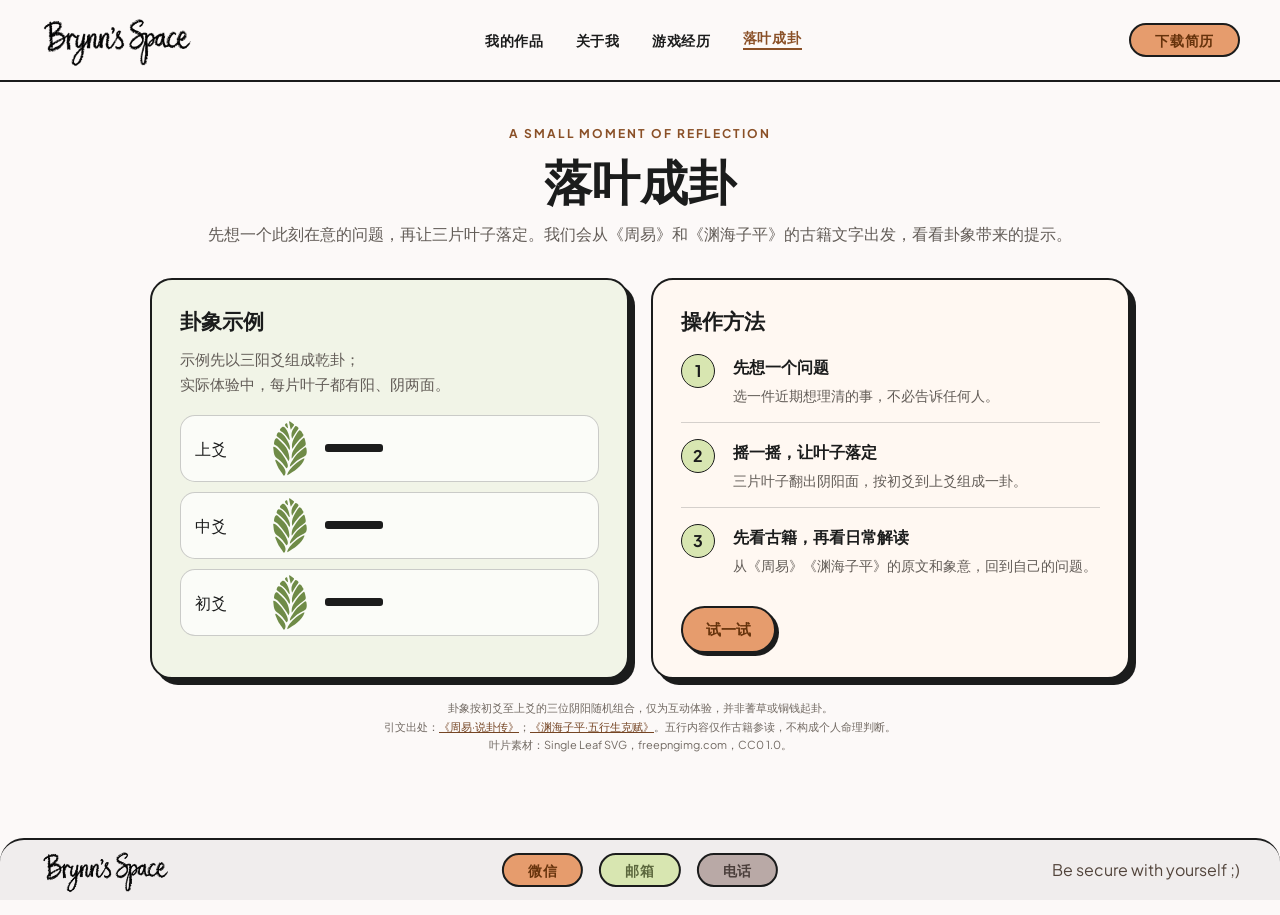
<file: trigram/code.html>
<!DOCTYPE html>
<html lang="zh-CN">
<head>
  <meta charset="UTF-8">
  <meta name="viewport" content="width=device-width, initial-scale=1.0">
  <link rel="stylesheet" href="../detail-transitions.css">
  <title>落叶成卦 · Brynn's Space</title>
  <link rel="preconnect" href="https://fonts.googleapis.com">
  <link rel="preconnect" href="https://fonts.gstatic.com" crossorigin>
  <link href="https://fonts.googleapis.com/css2?family=Plus+Jakarta+Sans:wght@400;500;600;700&display=swap" rel="stylesheet">
  <link href="https://fonts.googleapis.com/css2?family=Material+Symbols+Outlined:wght,FILL@100..700,0..1&display=swap" rel="stylesheet">
  <style>
    :root { --ink:#1b1c1c; --paper:#fcf9f8; --green:#d8e6b1; --orange:#e69c6d; --muted:#776f69; --line:#1b1c1c; }
    * { box-sizing:border-box; }
    body { margin:0; min-height:100vh; display:flex; flex-direction:column; color:var(--ink); background:var(--paper); font-family:"Plus Jakarta Sans",sans-serif; font-size:16px; line-height:1.6; -webkit-font-smoothing:antialiased; -moz-osx-font-smoothing:grayscale; }
    .site-header { position:sticky; top:0; z-index:50; width:100%; background:var(--paper); border-bottom:2px solid var(--ink); }
    .site-nav { width:100%; max-width:1280px; margin:auto; padding:16px 40px; display:flex; align-items:center; justify-content:space-between; gap:24px; }
    .brand { display:flex; align-items:center; flex-shrink:0; color:var(--ink); text-decoration:none; }
    .brand-logo { display:block; width:auto; height:48px; max-width:220px; object-fit:contain; transform:scale(1.3); transform-origin:left center; }
    .brand-icon { width:32px; height:32px; display:grid; place-items:center; flex:0 0 32px; background:var(--green); border:2px solid var(--ink); border-radius:50%; }
    .brand-icon .material-symbols-outlined { font-size:18px; line-height:1; }
    .nav-links { display:none; gap:32px; align-items:center; }
    .nav-links a { color:var(--ink); text-decoration:none; font-size:14px; line-height:1; letter-spacing:.05em; font-weight:700; white-space:nowrap; transition:color .2s ease; }
    .nav-links a:hover,.nav-links a[aria-current="page"] { color:#8a5027; }
    .nav-links a[aria-current="page"] { border-bottom:2px solid #8a5027; padding-bottom:4px; }
    .resume-link { color:#66330c; background:var(--orange); border:2px solid var(--ink); border-radius:999px; padding:8px 24px; font-size:14px; line-height:1; letter-spacing:.05em; font-weight:700; text-decoration:none; white-space:nowrap; transition:transform .2s,box-shadow .2s; }
    .resume-link:hover { transform:translate(-2px,-2px); box-shadow:4px 4px 0 var(--ink); }
    main { width:min(1120px,100%); margin:0 auto; padding:42px 30px 56px; flex:1; }
    .intro { text-align:center; margin:0 auto 28px; max-width:740px; }
    .eyebrow { margin:0 0 10px; color:#8a5027; font-size:12px; font-weight:700; letter-spacing:.16em; }
    h1 { margin:0; font-size:clamp(32px,4vw,48px); line-height:1.15; }
    .intro-copy { margin:12px 0 0; color:#625c57; font-size:16px; line-height:1.75; }
    .experience-note { display:inline-flex; margin-top:14px; padding:7px 12px; border:1.5px solid var(--ink); border-radius:999px; background:#f1dfdb; color:#5b4944; font-size:12px; font-weight:600; }
    .feature-grid { display:grid; grid-template-columns:minmax(0,1.08fr) minmax(320px,.92fr); gap:20px; align-items:stretch; }
    .activity-screen[hidden] { display:none; }
    .screen-stage { position:relative; display:flow-root; transition:height .56s cubic-bezier(.2,.75,.2,1); }
    .intro-screen,.activity-screen { transition:opacity .34s ease,transform .56s cubic-bezier(.2,.75,.2,1); will-change:opacity,transform; }
    .screen-pre-enter { opacity:0; transform:translateY(22px); }
    .screen-leave { opacity:0; transform:translateY(-16px); pointer-events:none; }
    .screen-enter { opacity:1; transform:translateY(0); }
    .intro-screen { max-width:980px; margin:0 auto; }
    .intro-demo { display:grid; grid-template-columns:1fr 1fr; gap:22px; align-items:stretch; margin-top:30px; }
    .demo-panel { min-height:320px; padding:24px 28px; border:2px solid var(--ink); border-radius:22px; box-shadow:6px 6px 0 var(--ink); text-align:left; }
    .demo-panel h2 { margin:0; font-size:21px; }
    .demo-copy { margin:8px 0 0; color:#625c57; font-size:15px; line-height:1.7; }
    .demo-leaves { display:grid; gap:10px; margin-top:18px; }
    .demo-leaf-row { min-height:64px; display:grid; grid-template-columns:62px 1fr; align-items:center; gap:14px; padding:5px 14px; border:1.5px solid rgba(27,28,28,.22); border-radius:15px; background:rgba(255,255,255,.7); }
    .demo-leaf { width:38px; height:55px; justify-self:center; filter:brightness(0) saturate(100%) invert(51%) sepia(29%) saturate(552%) hue-rotate(43deg) brightness(93%); }
    .demo-yang { width:58px; height:8px; border-radius:3px; background:var(--ink); }
    .demo-step { display:grid; grid-template-columns:40px 1fr; gap:12px; align-items:start; padding:16px 0; border-bottom:1px solid rgba(27,28,28,.18); }
    .demo-step:last-of-type { border-bottom:0; }
    .step-number { width:34px; height:34px; display:grid; place-items:center; border:1.5px solid var(--ink); border-radius:50%; background:var(--green); font-weight:700; }
    .demo-step strong { display:block; margin:0 0 4px; font-size:16px; }
    .demo-step p { margin:0; color:#625c57; font-size:14px; line-height:1.6; }
    .start-button { display:inline-flex; align-items:center; justify-content:center; margin-top:14px; padding:11px 23px; border:2px solid var(--ink); border-radius:999px; background:var(--orange); color:#66330c; font-family:inherit; font-size:15px; font-weight:700; text-decoration:none; box-shadow:3px 3px 0 var(--ink); cursor:pointer; }
    .back-button { appearance:none; border:0; padding:4px 0; background:transparent; color:#754524; font-family:inherit; font-size:14px; font-weight:700; text-decoration:underline; text-underline-offset:4px; cursor:pointer; }
    .panel { border:2px solid var(--ink); border-radius:22px; box-shadow:6px 6px 0 var(--ink); overflow:hidden; }
    .ritual-panel { background:#f1f4e7; padding:22px 24px 20px; }
    .panel-heading { display:flex; align-items:flex-start; justify-content:space-between; gap:12px; }
    .panel-heading h2 { margin:0; font-size:20px; }
    .panel-kicker { margin:5px 0 0; color:var(--muted); font-size:13px; }
    .round-label { border:1.5px solid var(--ink); border-radius:999px; padding:6px 10px; background:white; font-size:12px; white-space:nowrap; }
    .leaf-stack { display:grid; gap:7px; margin:20px 0 16px; }
    .leaf-row { min-height:98px; display:grid; grid-template-columns:54px minmax(0,1fr) 58px; align-items:center; gap:12px; border:1.5px solid rgba(27,28,28,.24); border-radius:16px; padding:7px 16px; background:rgba(255,255,255,.68); }
    .line-name { color:#6b625c; font-size:12px; font-weight:600; }
    .leaf-drop { width:70px; height:82px; display:grid; place-items:center; justify-self:center; opacity:0; transform:translateY(-130px) translateX(var(--scatter,0px)) rotate(var(--spin,90deg)); }
    .leaf-row.is-falling .leaf-drop { animation:leaf-fall .82s cubic-bezier(.21,.7,.31,1) forwards; }
    .leaf-token { width:52px; height:76px; position:relative; }
    .leaf-face { position:absolute; inset:0; display:grid; place-items:center; backface-visibility:hidden; -webkit-backface-visibility:hidden; transition:transform .56s cubic-bezier(.2,.75,.2,1),opacity .24s ease; }
    .leaf-face.front { opacity:1; transform:rotateY(0deg); }
    .leaf-face.back { opacity:0; transform:rotateY(-90deg); }
    .leaf-token.is-yin .leaf-face.front { opacity:0; transform:rotateY(90deg); }
    .leaf-token.is-yin .leaf-face.back { opacity:1; transform:rotateY(0deg); }
    .leaf-asset,.leaf-veins { position:absolute; inset:0; width:100%; height:100%; object-fit:contain; }
    .leaf-face.front .leaf-asset { filter:brightness(0) saturate(100%) invert(51%) sepia(29%) saturate(552%) hue-rotate(43deg) brightness(93%); }
    .leaf-face.back .leaf-asset { filter:brightness(0) saturate(100%) invert(60%) sepia(41%) saturate(615%) hue-rotate(331deg) brightness(97%); }
    .leaf-veins { overflow:visible; }
    .leaf-veins path { fill:none; stroke:rgba(255,255,255,.8); stroke-width:18; stroke-linecap:round; }
    .leaf-face.back .leaf-veins path { stroke:rgba(96,55,36,.4); stroke-width:16; }
    .face-word { position:relative; z-index:2; padding:4px 7px; border:1px solid rgba(27,28,28,.42); border-radius:999px; background:rgba(252,249,248,.84); font-size:11px; font-weight:700; }
    .line-glyph { width:54px; height:8px; display:block; justify-self:end; border-radius:3px; background:var(--ink); }
    .line-glyph.yin { background:linear-gradient(to right,var(--ink) 0 40%,transparent 40% 60%,var(--ink) 60% 100%); }
    .leaf-actions { display:flex; align-items:center; justify-content:space-between; gap:12px; }
    .roll-button { appearance:none; border:2px solid var(--ink); border-radius:999px; background:var(--orange); color:#66330c; padding:11px 20px; font-family:inherit; font-size:14px; font-weight:700; cursor:pointer; box-shadow:3px 3px 0 var(--ink); transition:transform .15s,box-shadow .15s; }
    .roll-button:hover { transform:translate(-2px,-2px); box-shadow:5px 5px 0 var(--ink); }
    .roll-button:active { transform:translate(1px,1px); box-shadow:1px 1px 0 var(--ink); }
    .roll-button:disabled { opacity:.65; cursor:wait; }
    .roll-hint { color:#6b625c; font-size:12px; line-height:1.5; text-align:right; }
    .result-panel { min-height:0; background:#fff8f2; padding:24px 26px; display:flex; flex-direction:column; }
    .result-top { display:flex; align-items:center; gap:16px; padding-bottom:18px; border-bottom:1.5px solid rgba(27,28,28,.2); }
    .trigram-symbol { flex:0 0 76px; width:76px; height:76px; display:grid; place-items:center; padding-bottom:10px; border:2px solid var(--ink); border-radius:14px; background:var(--green); font-family:serif; font-size:52px; line-height:1; }
    .result-name { margin:0; font-size:27px; line-height:1.2; }
    .result-nature { margin:6px 0 0; color:#8a5027; font-size:13px; font-weight:700; }
    .result-body { padding:16px 0 0; }
    .result-section + .result-section { margin-top:16px; }
    .result-section h3 { margin:0 0 7px; font-size:13px; letter-spacing:.04em; }
    .result-section p { margin:0; color:#514b46; font-size:14px; line-height:1.75; }
    .quote { padding:11px 13px; border-left:3px solid #8a5027; background:#f3e4d8; color:#514338 !important; }
    .reflection { margin-top:28px; padding:15px 16px; border:1.5px solid var(--ink); border-radius:14px; background:var(--green); font-size:14px; font-weight:600; line-height:1.65; }
    .reflection span { display:block; margin-bottom:4px; color:#59683a; font-size:11px; font-weight:700; letter-spacing:.08em; }
    .source-note { margin:20px auto 0; max-width:900px; color:#716962; font-size:11px; line-height:1.7; text-align:center; }
    .source-note span { display:block; }
    .source-note a { color:#754524; }
    .site-footer { width:100%; margin-top:48px; border-top:2px solid var(--ink); border-radius:24px 24px 0 0; background:#f0eded; }
    .footer-inner { position:relative; width:100%; max-width:1280px; margin:auto; padding:48px 40px; display:flex; flex-direction:column; align-items:center; justify-content:space-between; gap:8px; color:#1b1c1c; }
    .footer-brand { display:flex; align-items:center; color:#1b1c1c; text-decoration:none; white-space:nowrap; }
    .footer-logo { display:block; width:auto; height:28px; max-width:150px; object-fit:contain; transform:scale(1.9); transform-origin:left center; }
    .footer-brand-icon { width:24px; height:24px; display:grid; place-items:center; flex:0 0 24px; border:2px solid var(--ink); border-radius:50%; background:#dbe8b4; }
    .footer-brand-icon .material-symbols-outlined { font-size:14px; line-height:1; }
    .footer-contact { display:flex; align-items:center; gap:16px; }
    .contact-item { position:relative; }
    .contact-button { padding:8px 24px; border:2px solid var(--ink); border-radius:999px; color:var(--ink); font-family:inherit; font-size:14px; line-height:1; letter-spacing:.05em; font-weight:700; cursor:pointer; transition:transform .2s,box-shadow .2s; -webkit-font-smoothing:antialiased; }
    .contact-button:hover { transform:translate(2px,2px); box-shadow:2px 2px 0 var(--ink); }
    .contact-button.wechat { background:var(--orange); color:#66330c; }
    .contact-button.email { background:var(--green); color:#5b673d; }
    .contact-button.phone { background:#b9a9a6; color:#4a3e3b; }
    .contact-tooltip { position:absolute; left:50%; bottom:calc(100% + 12px); z-index:5; padding:8px 14px; transform:translate(-50%,6px) scale(.96); opacity:0; visibility:hidden; border:2px solid var(--ink); border-radius:10px; background:var(--paper); box-shadow:4px 4px 0 var(--ink); color:var(--ink); font-size:14px; font-weight:700; white-space:nowrap; transition:all .2s ease; }
    .contact-item:hover .contact-tooltip,.contact-item:focus-within .contact-tooltip { transform:translate(-50%,0) scale(1); opacity:1; visibility:visible; }
    .footer-slogan { color:#52443b; font-size:16px; line-height:1.6; font-weight:400; white-space:nowrap; -webkit-font-smoothing:antialiased; }
    .copy-toast { position:fixed; left:50%; bottom:120px; z-index:60; padding:12px 24px; transform:translateX(-50%); border:2px solid var(--ink); border-radius:10px; background:#fff; box-shadow:4px 4px 0 var(--ink); opacity:0; pointer-events:none; transition:opacity .25s; }
    .copy-toast.is-visible { opacity:1; }
    @media (min-width:768px) { .nav-links { display:flex; } .footer-inner { flex-direction:row; padding-top:16px; padding-bottom:16px; } .footer-contact { position:absolute; left:50%; transform:translateX(-50%); } body { padding-bottom:104px; } .site-footer { position:fixed; left:0; right:0; bottom:0; z-index:40; margin-top:0; border-left:0; border-right:0; } }
    @keyframes leaf-fall { 0% { opacity:0; transform:translateY(-130px) translateX(var(--scatter,0px)) rotate(var(--spin,90deg)) scale(.82); } 62% { opacity:1; transform:translateY(9px) translateX(7px) rotate(-18deg) scale(1.04); } 80% { transform:translateY(-5px) translateX(-3px) rotate(8deg) scale(.99); } 100% { opacity:1; transform:translateY(0) translateX(0) rotate(0) scale(1); } }
    @media (max-width:900px) { .feature-grid { grid-template-columns:1fr; } .result-panel { min-height:390px; } }
    @media (max-width:680px) { .site-nav { flex-wrap:nowrap; padding:16px 18px; } .nav-links { display:none; } .resume-link { padding:8px 14px; font-size:12px; } main { padding:28px 16px 42px; } .intro-copy { font-size:14px; } .intro-demo { grid-template-columns:1fr; gap:16px; margin-top:22px; } .demo-panel { min-height:0; padding:20px 18px; } .ritual-panel,.result-panel { padding:18px 16px; } .leaf-row { grid-template-columns:42px 1fr 56px; gap:4px; padding:4px 10px; } .line-glyph { width:44px; } .roll-hint { max-width:150px; } .footer-inner { padding:48px 40px; flex-direction:column; } .footer-contact { gap:16px; } .contact-button { padding:8px 24px; font-size:14px; } .footer-slogan { font-size:16px; } .copy-toast { bottom:100px; } }
    @media (prefers-reduced-motion:reduce) { *,*::before,*::after { scroll-behavior:auto !important; animation-duration:.01ms !important; animation-iteration-count:1 !important; transition-duration:.01ms !important; } }
  </style>
</head>
<body>
  <header class="site-header">
    <nav class="site-nav" aria-label="主导航">
      <a class="brand" href="../index.html#home" target="_top" aria-label="返回 3D 首页"><img class="brand-logo" src="../assets/brand/brynns-space-logo.png" alt="Brynn's Space"></a>
      <div class="nav-links">
        <a href="#works">我的作品</a><a href="#about">关于我</a><a href="#contact">游戏经历</a><a href="#trigram" aria-current="page">落叶成卦</a>
      </div>
      <a class="resume-link" href="../assets/resume/brynn-xu-resume.pdf" target="_blank" rel="noopener">下载简历</a>
    </nav>
  </header>

  <main>
    <div class="screen-stage" id="screen-stage">
    <section class="intro intro-screen" id="intro-screen">
      <p class="eyebrow">A SMALL MOMENT OF REFLECTION</p>
      <h1>落叶成卦</h1>
      <p class="intro-copy">先想一个此刻在意的问题，再让三片叶子落定。我们会从《周易》和《渊海子平》的古籍文字出发，看看卦象带来的提示。</p>
      <div class="intro-demo">
        <article class="demo-panel" style="background:#f1f4e7">
          <h2>卦象示例</h2>
          <p class="demo-copy">示例先以三阳爻组成乾卦；<br>实际体验中，每片叶子都有阳、阴两面。</p>
          <div class="demo-leaves" aria-label="乾卦示例：三条阳爻">
            <div class="demo-leaf-row"><span>上爻</span><div style="display:flex;align-items:center;gap:16px"><img class="demo-leaf" src="../leaf-assets/single-leaf-outline.svg" alt=""><span class="demo-yang" aria-label="阳爻"></span></div></div>
            <div class="demo-leaf-row"><span>中爻</span><div style="display:flex;align-items:center;gap:16px"><img class="demo-leaf" src="../leaf-assets/single-leaf-outline.svg" alt=""><span class="demo-yang" aria-label="阳爻"></span></div></div>
            <div class="demo-leaf-row"><span>初爻</span><div style="display:flex;align-items:center;gap:16px"><img class="demo-leaf" src="../leaf-assets/single-leaf-outline.svg" alt=""><span class="demo-yang" aria-label="阳爻"></span></div></div>
          </div>
        </article>
        <article class="demo-panel" style="background:#fff8f2">
          <h2>操作方法</h2>
          <div class="demo-step"><span class="step-number">1</span><div><strong>先想一个问题</strong><p>选一件近期想理清的事，不必告诉任何人。</p></div></div>
          <div class="demo-step"><span class="step-number">2</span><div><strong>摇一摇，让叶子落定</strong><p>三片叶子翻出阴阳面，按初爻到上爻组成一卦。</p></div></div>
          <div class="demo-step"><span class="step-number">3</span><div><strong>先看古籍，再看日常解读</strong><p>从《周易》《渊海子平》的原文和象意，回到自己的问题。</p></div></div>
          <button class="start-button" id="start-experience" type="button">试一试</button>
        </article>
      </div>
    </section>

    <section class="feature-grid activity-screen" id="activity-screen" aria-label="落叶成卦互动" hidden>
      <article class="panel ritual-panel">
        <div class="panel-heading">
          <div><h2>让叶子落下来</h2><p class="panel-kicker">三片叶子，各有阴阳两面</p></div>
          <span class="round-label" id="roll-count">第 1 次</span>
        </div>
        <div class="leaf-stack" id="leaf-stack" aria-live="polite">
          <div class="leaf-row" data-position="top" style="--scatter:74px;--spin:112deg">
            <span class="line-name">上爻</span>
            <div class="leaf-drop"><div class="leaf-token"><div class="leaf-face front"><img class="leaf-asset" src="../leaf-assets/single-leaf-outline.svg" alt=""><svg class="leaf-veins" viewBox="0 0 1016 1618" aria-hidden="true"><path d="M520 1510 C495 1240 540 970 600 710 C650 495 680 330 760 150 M536 1320 C430 1230 330 1160 220 1110 M550 1160 C660 1080 760 1000 845 920 M570 950 C450 860 365 790 285 710 M610 790 C715 720 785 650 855 570 M650 610 C570 550 500 480 440 410"/></svg><span class="face-word">阳爻</span></div><div class="leaf-face back"><img class="leaf-asset" src="../leaf-assets/single-leaf-outline.svg" alt=""><svg class="leaf-veins" viewBox="0 0 1016 1618" aria-hidden="true"><path d="M520 1510 C495 1240 540 970 600 710 C650 495 680 330 760 150 M536 1320 C430 1230 330 1160 220 1110 M550 1160 C660 1080 760 1000 845 920 M570 950 C450 860 365 790 285 710 M610 790 C715 720 785 650 855 570 M650 610 C570 550 500 480 440 410"/></svg><span class="face-word">阴爻</span></div></div></div>
            <span class="line-glyph" aria-hidden="true"></span>
          </div>
          <div class="leaf-row" data-position="middle" style="--scatter:-70px;--spin:-105deg">
            <span class="line-name">中爻</span>
            <div class="leaf-drop"><div class="leaf-token"><div class="leaf-face front"><img class="leaf-asset" src="../leaf-assets/single-leaf-outline.svg" alt=""><svg class="leaf-veins" viewBox="0 0 1016 1618" aria-hidden="true"><path d="M520 1510 C495 1240 540 970 600 710 C650 495 680 330 760 150 M536 1320 C430 1230 330 1160 220 1110 M550 1160 C660 1080 760 1000 845 920 M570 950 C450 860 365 790 285 710 M610 790 C715 720 785 650 855 570 M650 610 C570 550 500 480 440 410"/></svg><span class="face-word">阳爻</span></div><div class="leaf-face back"><img class="leaf-asset" src="../leaf-assets/single-leaf-outline.svg" alt=""><svg class="leaf-veins" viewBox="0 0 1016 1618" aria-hidden="true"><path d="M520 1510 C495 1240 540 970 600 710 C650 495 680 330 760 150 M536 1320 C430 1230 330 1160 220 1110 M550 1160 C660 1080 760 1000 845 920 M570 950 C450 860 365 790 285 710 M610 790 C715 720 785 650 855 570 M650 610 C570 550 500 480 440 410"/></svg><span class="face-word">阴爻</span></div></div></div>
            <span class="line-glyph" aria-hidden="true"></span>
          </div>
          <div class="leaf-row" data-position="bottom" style="--scatter:42px;--spin:93deg">
            <span class="line-name">初爻</span>
            <div class="leaf-drop"><div class="leaf-token"><div class="leaf-face front"><img class="leaf-asset" src="../leaf-assets/single-leaf-outline.svg" alt=""><svg class="leaf-veins" viewBox="0 0 1016 1618" aria-hidden="true"><path d="M520 1510 C495 1240 540 970 600 710 C650 495 680 330 760 150 M536 1320 C430 1230 330 1160 220 1110 M550 1160 C660 1080 760 1000 845 920 M570 950 C450 860 365 790 285 710 M610 790 C715 720 785 650 855 570 M650 610 C570 550 500 480 440 410"/></svg><span class="face-word">阳爻</span></div><div class="leaf-face back"><img class="leaf-asset" src="../leaf-assets/single-leaf-outline.svg" alt=""><svg class="leaf-veins" viewBox="0 0 1016 1618" aria-hidden="true"><path d="M520 1510 C495 1240 540 970 600 710 C650 495 680 330 760 150 M536 1320 C430 1230 330 1160 220 1110 M550 1160 C660 1080 760 1000 845 920 M570 950 C450 860 365 790 285 710 M610 790 C715 720 785 650 855 570 M650 610 C570 550 500 480 440 410"/></svg><span class="face-word">阴爻</span></div></div></div>
            <span class="line-glyph" aria-hidden="true"></span>
          </div>
        </div>
        <div class="leaf-actions">
          <button class="back-button" id="back-to-intro" type="button">返回说明</button>
          <button class="roll-button" id="roll-button" type="button">再摇一次</button>
          <span class="roll-hint">排在最下方的是初爻<br>卦象按初爻到上爻读取</span>
        </div>
      </article>

      <article class="panel result-panel" aria-live="polite" aria-atomic="true">
        <div class="result-top"><div class="trigram-symbol" id="trigram-symbol" aria-label="卦象">☰</div><div><h2 class="result-name" id="result-name">乾 · Qián</h2><p class="result-nature" id="result-nature">天｜健｜开创</p></div></div>
        <div class="result-body">
          <section class="result-section"><h3>《周易·说卦传》</h3><p class="quote" id="zhouyi-quote"></p></section>
          <section class="result-section"><h3>《渊海子平》· 五行参读</h3><p class="quote" id="ziping-quote"></p><p id="ziping-meaning" style="margin-top:7px"></p></section>
          <section class="result-section"><h3>日常解读</h3><p id="plain-meaning"></p></section>
        </div>
        <div class="reflection" id="reflection"><span>留给自己的一个问题</span>我现在最想持续推进的事情是什么？</div>
      </article>
    </section>
    </div>

    <p class="source-note"><span>卦象按初爻至上爻的三位阴阳随机组合，仅为互动体验，并非蓍草或铜钱起卦。</span><span>引文出处：<a href="https://zh.wikisource.org/zh-hant/周易/說卦" target="_blank" rel="noopener">《周易·说卦传》</a>；<a href="https://zh.wikisource.org/zh-hans/淵海子平" target="_blank" rel="noopener">《渊海子平·五行生克赋》</a>。五行内容仅作古籍参读，不构成个人命理判断。</span><span>叶片素材：Single Leaf SVG，freepngimg.com，CC0 1.0。</span></p>
  </main>

  <footer class="site-footer">
    <div class="footer-inner">
      <a class="footer-brand" href="../index.html#home" target="_top" aria-label="返回 3D 首页"><img class="footer-logo" src="../assets/brand/brynns-space-logo.png" alt="Brynn's Space"></a>
      <div class="footer-contact">
        <div class="contact-item"><button class="contact-button wechat" type="button" onclick="handleContactClick(this,'微信','Nine6ixteen')">微信</button><span class="contact-tooltip">Nine6ixteen</span></div>
        <div class="contact-item"><button class="contact-button email" type="button" onclick="handleContactClick(this,'邮箱','llxs666@163.com')">邮箱</button><span class="contact-tooltip">llxs666@163.com</span></div>
        <div class="contact-item"><button class="contact-button phone" type="button" onclick="handleContactClick(this,'电话','15828602614')">电话</button><span class="contact-tooltip">15828602614</span></div>
      </div>
      <div class="footer-slogan">Be secure with yourself ;)</div>
    </div>
  </footer>
  <div class="copy-toast" id="copy-toast" role="status" aria-live="polite">已经复制成功啦~</div>

  <script>
    const trigrams = {
      "111": {name:"乾",pinyin:"Qián",symbol:"☰",nature:"天｜健｜开创",quote:"乾，健也。",plain:"像天体运行那样持续向前。可以借它想一想：眼下哪件事值得明确方向、一步步推进？",ziping:"譬若顽金，最喜红炉煆炼。",zipingPlain:"《渊海子平》谈金时也写到锻炼与成器：坚定不等于一成不变，适度打磨能让能力更好地发挥。",reflection:"我现在最想持续推进的事情是什么？"},
      "110": {name:"兑",pinyin:"Duì",symbol:"☱",nature:"泽｜悦｜交流",quote:"兑，说也。",plain:"泽使人感到舒展，也象征交流与喜悦。可以留意：怎样表达，才能让沟通带来连接？",ziping:"寸金尺铁，气用刚柔。",zipingPlain:"从金的刚柔变化看，表达也不必只有一种力度；清楚坚定，也可以留有余地。",reflection:"我想把哪句话说得更真诚、也更容易被听见？"},
      "101": {name:"离",pinyin:"Lí",symbol:"☲",nature:"火｜明｜照见",quote:"离，丽也。",plain:"离有附着、明亮之意。可以先看清事情依凭什么、关系如何，再决定怎样表达判断。",ziping:"火无木，则终其光。",zipingPlain:"五行的生助关系提醒我们，光亮也需要支撑。想让一个想法持续发光，可以先找到它需要的资源。",reflection:"是什么在支持我看清这件事？"},
      "100": {name:"震",pinyin:"Zhèn",symbol:"☳",nature:"雷｜动｜启动",quote:"震，动也。",plain:"雷声惊动万物，也像一次开始。可以不用等到完全准备好，先做一个小动作。",ziping:"木气盛而仁昌。",zipingPlain:"木的意象常让人想到生长；把注意力放在能持续滋养的行动上，而非一时冲刺。",reflection:"今天我可以开始的最小一步是什么？"},
      "011": {name:"巽",pinyin:"Xùn",symbol:"☴",nature:"风｜入｜渐进",quote:"巽，入也。",plain:"风无形，却能进入细微之处。改变有时不靠强推，而靠持续、温和地抵达。",ziping:"活木忌埋根之铁。",zipingPlain:"木需要生长的空间。遇到阻滞时，可以先辨认是什么限制了生长，再调整方法。",reflection:"哪一种温和而持续的做法，可能比硬推更有效？"},
      "010": {name:"坎",pinyin:"Kǎn",symbol:"☵",nature:"水｜险｜穿越",quote:"坎，陷也。",plain:"坎提示我们看见地形中的低处和险处。不是要硬闯，而是先确认脚下，再寻找可行路径。",ziping:"壬癸能达五湖，盖有并流之性。",zipingPlain:"水能顺势汇流。面对复杂局面时，看看哪些资源或伙伴可以汇到同一个方向。",reflection:"眼前这段路里，最稳妥的下一步是什么？"},
      "001": {name:"艮",pinyin:"Gèn",symbol:"☶",nature:"山｜止｜停顿",quote:"艮，止也。",plain:"山有边界，也让人知道何时停下。暂停并不等于放弃，有时是为了重新看清轻重缓急。",ziping:"陇头之土，少木难疏。",zipingPlain:"土的状态会影响生长。换成日常提醒：环境与条件值得整理，停下来也可以是在疏通。",reflection:"现在有什么事值得暂时停一停、重新判断？"},
      "000": {name:"坤",pinyin:"Kūn",symbol:"☷",nature:"地｜顺｜承载",quote:"坤，顺也。",plain:"大地承载万物。可以把它理解为接纳现实、梳理条件，再稳稳安排下一步。",ziping:"土虚，反被水相欺。",zipingPlain:"五行文字谈到承载力与边界；落到日常，可以先照顾自己的余力，再决定还要承担多少。",reflection:"我需要先接住什么，又该给自己留多少余地？"}
    };
    const rows = [...document.querySelectorAll(".leaf-row")];
    const button = document.getElementById("roll-button");
    const introScreen = document.getElementById("intro-screen");
    const activityScreen = document.getElementById("activity-screen");
    let rollNumber = 0;
    const sleep = ms => new Promise(resolve => setTimeout(resolve, ms));
    function showResult(bits) {
      const result = trigrams[bits.join("")];
      document.getElementById("trigram-symbol").textContent = result.symbol;
      document.getElementById("result-name").textContent = `${result.name} · ${result.pinyin}`;
      document.getElementById("result-nature").textContent = result.nature;
      document.getElementById("zhouyi-quote").textContent = `“${result.quote}”`;
      document.getElementById("plain-meaning").textContent = result.plain;
      document.getElementById("ziping-quote").textContent = `“${result.ziping}”`;
      document.getElementById("ziping-meaning").textContent = result.zipingPlain;
      document.getElementById("reflection").innerHTML = `<span>留给自己的一个问题</span>${result.reflection}`;
    }
    function showResultWithResize(bits) {
      const stage = document.getElementById("screen-stage");
      const startHeight = stage.offsetHeight;
      stage.style.height = `${startHeight}px`;
      showResult(bits);
      const endHeight = activityScreen.offsetHeight;
      let finished = false;
      const finish = () => {
        if (finished) return;
        finished = true;
        stage.style.height = "auto";
        stage.removeEventListener("transitionend", onTransitionEnd);
      };
      const onTransitionEnd = event => {
        if (event.target === stage && event.propertyName === "height") finish();
      };
      stage.addEventListener("transitionend", onTransitionEnd);
      requestAnimationFrame(() => { stage.style.height = `${endHeight}px`; });
      setTimeout(finish, 700);
    }
    function transitionScreen(from,to) {
      const stage = document.getElementById("screen-stage");
      const startHeight = stage.offsetHeight;
      const duration = window.matchMedia("(prefers-reduced-motion: reduce)").matches ? 0 : 560;
      stage.style.height = `${startHeight}px`;
      void stage.offsetHeight;
      to.hidden = false;
      to.classList.add("screen-pre-enter");
      Object.assign(to.style,{position:"absolute",inset:"0 0 auto",width:"100%"});
      const toStyle = getComputedStyle(to);
      const endHeight = to.offsetHeight + parseFloat(toStyle.marginTop) + parseFloat(toStyle.marginBottom);
      void to.offsetHeight;
      return new Promise(resolve => requestAnimationFrame(() => {
        from.classList.add("screen-leave");
        to.classList.remove("screen-pre-enter");
        to.classList.add("screen-enter");
        stage.style.height = `${endHeight}px`;
        setTimeout(() => {
          from.hidden = true;
          from.classList.remove("screen-leave");
          to.classList.remove("screen-enter");
          to.removeAttribute("style");
          stage.style.height = "auto";
          resolve();
        },duration);
      }));
    }
    async function tossLeaves() {
      button.disabled = true;
      rollNumber += 1;
      document.getElementById("roll-count").textContent = `第 ${rollNumber} 次`;
      rows.forEach(row => { row.classList.remove("is-falling"); row.querySelector(".leaf-token").classList.remove("is-yin"); row.querySelector(".line-glyph").classList.remove("yin"); });
      void document.getElementById("leaf-stack").offsetWidth;
      const bits = [0,0,0].map(() => Math.random() < .5 ? "0" : "1");
      rows.forEach((row,index) => setTimeout(() => row.classList.add("is-falling"), 70 + index * 150));
      await sleep(1120);
      const revealOrder = [2,1,0];
      for (const lineIndex of revealOrder) {
        const row = rows[2-lineIndex];
        const isYin = bits[lineIndex] === "0";
        row.querySelector(".leaf-token").classList.toggle("is-yin",isYin);
        row.querySelector(".line-glyph").classList.toggle("yin",isYin);
        row.setAttribute("aria-label",`${row.querySelector(".line-name").textContent}：${isYin ? "阴爻" : "阳爻"}`);
        await sleep(240);
      }
      showResultWithResize(bits);
      button.disabled = false;
    }
    button.addEventListener("click",tossLeaves);
    let toastTimeout;
    async function handleContactClick(button,label,value) {
      try {
        await navigator.clipboard.writeText(value);
        const original=button.textContent;
        button.textContent="已复制";
        setTimeout(()=>button.textContent=original,1200);
        const toast=document.getElementById("copy-toast");
        toast.classList.add("is-visible");
        clearTimeout(toastTimeout);
        toastTimeout=setTimeout(()=>toast.classList.remove("is-visible"),2200);
      } catch (error) {
        button.textContent=value;
        setTimeout(()=>button.textContent=label,1800);
      }
    }
    document.getElementById("start-experience").addEventListener("click",async()=>{await transitionScreen(introScreen,activityScreen);tossLeaves();});
    document.getElementById("back-to-intro").addEventListener("click",async()=>{await transitionScreen(activityScreen,introScreen);window.scrollTo({top:0,behavior:"smooth"});});
    (function(){
      const routes={works:"_3/code.html",about:"_4/code.html",contact:"game/code.html",content:"_1/code.html",presentation:"_2/code.html",ai:"ai/code.html",trigram:"trigram/code.html"};
      document.addEventListener("click",event=>{const link=event.target.closest('a[href^="#"]');if(!link||window.parent===window)return;const route=link.getAttribute("href").slice(1);if(!routes[route])return;event.preventDefault();window.parent.postMessage({type:"stitch-route",route},"*");});
    })();
  </script>
</body>
</html>
</file>
<file: detail-transitions.css>
@keyframes detail-content-enter {
  from {
    opacity: 0;
    transform: translateY(18px);
  }
  to {
    opacity: 1;
    transform: translateY(0);
  }
}

@keyframes detail-header-enter {
  from {
    opacity: 0;
    transform: translateY(-22px);
  }
  to {
    opacity: 1;
    transform: translateY(0);
  }
}

@keyframes detail-footer-enter {
  from {
    opacity: 0;
    transform: translateY(22px);
  }
  to {
    opacity: 1;
    transform: translateY(0);
  }
}

body > header {
  animation: detail-header-enter 620ms cubic-bezier(.16, 1, .3, 1) 40ms both;
}

body > main,
body > section {
  animation: detail-content-enter 680ms cubic-bezier(.16, 1, .3, 1) 110ms both;
}

body > footer {
  animation: detail-footer-enter 620ms cubic-bezier(.16, 1, .3, 1) 180ms both;
}

@media (prefers-reduced-motion: reduce) {
  body > header,
  body > main,
  body > section,
  body > footer {
    animation: none !important;
  }
}
</file>
